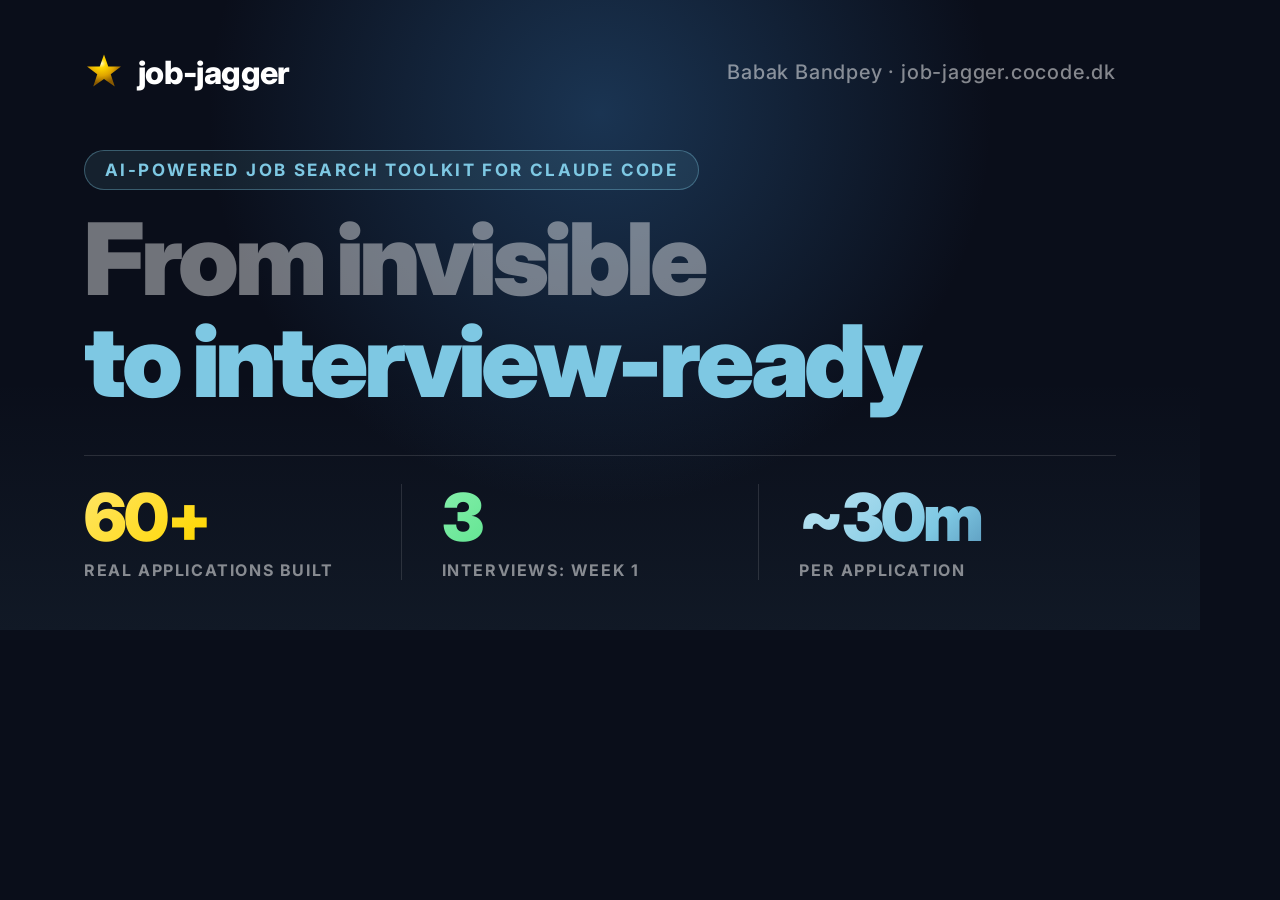
<file: og-image.html>
<!doctype html>
<html lang="en">
<head>
<meta charset="utf-8">
<meta name="robots" content="noindex">
<title>Share picture, 1200x630: job-jagger</title>
<!--
  Source layout for og.png. Render at exactly 1200x630:

    google-chrome-stable --headless --disable-gpu --no-sandbox \
      --window-size=1200,630 --hide-scrollbars --virtual-time-budget=8000 \
      --screenshot=og.png "file:///abs/path/og-image.html"

  The colours are hardcoded on purpose: a share picture must not follow the
  viewer's colour scheme. The font loads from Google Fonts at render time only.
  The numbers are the ones the page itself shows in its stats bar.
-->
<link rel="preconnect" href="https://fonts.googleapis.com">
<link rel="preconnect" href="https://fonts.gstatic.com" crossorigin>
<link rel="stylesheet" href="https://fonts.googleapis.com/css2?family=Inter:wght@500;700;800;900&display=swap">
<style>
  :root {
    --bg: #0a0e1a;
    --ice: #7ec8e3;
    --white: #ffffff;
  }

  * { box-sizing: border-box; }
  html, body { margin: 0; padding: 0; }

  body {
    width: 1200px;
    height: 630px;
    overflow: hidden;
    font-family: "Inter", sans-serif;
    color: var(--white);
    background: var(--bg);
  }

  .card {
    position: relative;
    width: 1200px;
    height: 630px;
    padding: 0 84px;
    background:
      radial-gradient(circle 560px at 50% 18%, rgba(42, 90, 138, 0.5), transparent 70%),
      linear-gradient(180deg, transparent 60%, rgba(126, 200, 227, 0.06));
  }

  .top {
    position: absolute;
    left: 84px;
    right: 84px;
    top: 52px;
    display: flex;
    align-items: center;
    justify-content: space-between;
  }
  .mark { display: flex; align-items: center; gap: 14px; font-size: 32px; font-weight: 800; letter-spacing: -0.02em; }
  .mark svg { width: 40px; height: 40px; }
  .by { font-size: 20px; font-weight: 500; letter-spacing: 0.04em; color: rgba(255, 255, 255, 0.5); }

  .badge {
    position: absolute;
    left: 84px;
    top: 150px;
    padding: 9px 20px;
    border: 1px solid rgba(126, 200, 227, 0.35);
    border-radius: 24px;
    background: rgba(126, 200, 227, 0.1);
    color: var(--ice);
    font-size: 17px;
    font-weight: 700;
    letter-spacing: 0.14em;
    text-transform: uppercase;
  }

  h1 {
    position: absolute;
    left: 84px;
    top: 208px;
    margin: 0;
    font-size: 100px;
    font-weight: 900;
    line-height: 1.02;
    letter-spacing: -0.045em;
  }
  h1 .dim { color: rgba(255, 255, 255, 0.42); }
  h1 .accent { color: var(--ice); }

  .stats {
    position: absolute;
    left: 84px;
    right: 84px;
    bottom: 50px;
    display: flex;
    border-top: 1px solid rgba(255, 255, 255, 0.12);
    padding-top: 28px;
  }
  .stat { flex: 1; padding-right: 24px; }
  .stat + .stat { padding-left: 40px; border-left: 1px solid rgba(255, 255, 255, 0.12); }
  .num {
    font-size: 66px;
    font-weight: 900;
    line-height: 1;
    letter-spacing: -0.04em;
    -webkit-background-clip: text;
    background-clip: text;
    color: transparent;
  }
  .gold  { background-image: linear-gradient(135deg, #ffe566, #ffd700, #c9921a); }
  .green { background-image: linear-gradient(135deg, #86efac, #4ade80, #16a34a); }
  .ice   { background-image: linear-gradient(135deg, #bfe6f3, #7ec8e3, #2a5a8a); }
  .label {
    margin-top: 10px;
    font-size: 16px;
    font-weight: 700;
    letter-spacing: 0.1em;
    text-transform: uppercase;
    color: rgba(255, 255, 255, 0.5);
  }
</style>
</head>
<body>
  <div class="card">
    <div class="top">
      <div class="mark">
        <svg viewBox="0 0 80 80" aria-hidden="true">
          <defs>
            <radialGradient id="g" cx="42%" cy="28%" r="62%">
              <stop offset="0%" stop-color="#FFFBCC"/>
              <stop offset="22%" stop-color="#FFD700"/>
              <stop offset="62%" stop-color="#E0A500"/>
              <stop offset="100%" stop-color="#8A5A00"/>
            </radialGradient>
          </defs>
          <polygon points="40,5 48.5,29 74,29 53.5,44.5 61.5,69 40,54 18.5,69 26.5,44.5 6,29 31.5,29" fill="url(#g)"/>
        </svg>
        job-jagger
      </div>
      <div class="by">Babak Bandpey &middot; job-jagger.cocode.dk</div>
    </div>
    <div class="badge">AI-powered job search toolkit for Claude Code</div>
    <h1><span class="dim">From invisible</span><br><span class="accent">to interview-ready</span></h1>
    <div class="stats">
      <div class="stat"><div class="num gold">60+</div><div class="label">Real applications built</div></div>
      <div class="stat"><div class="num green">3</div><div class="label">Interviews: week 1</div></div>
      <div class="stat"><div class="num ice">~30m</div><div class="label">Per application</div></div>
    </div>
  </div>
</body>
</html>
</file>
